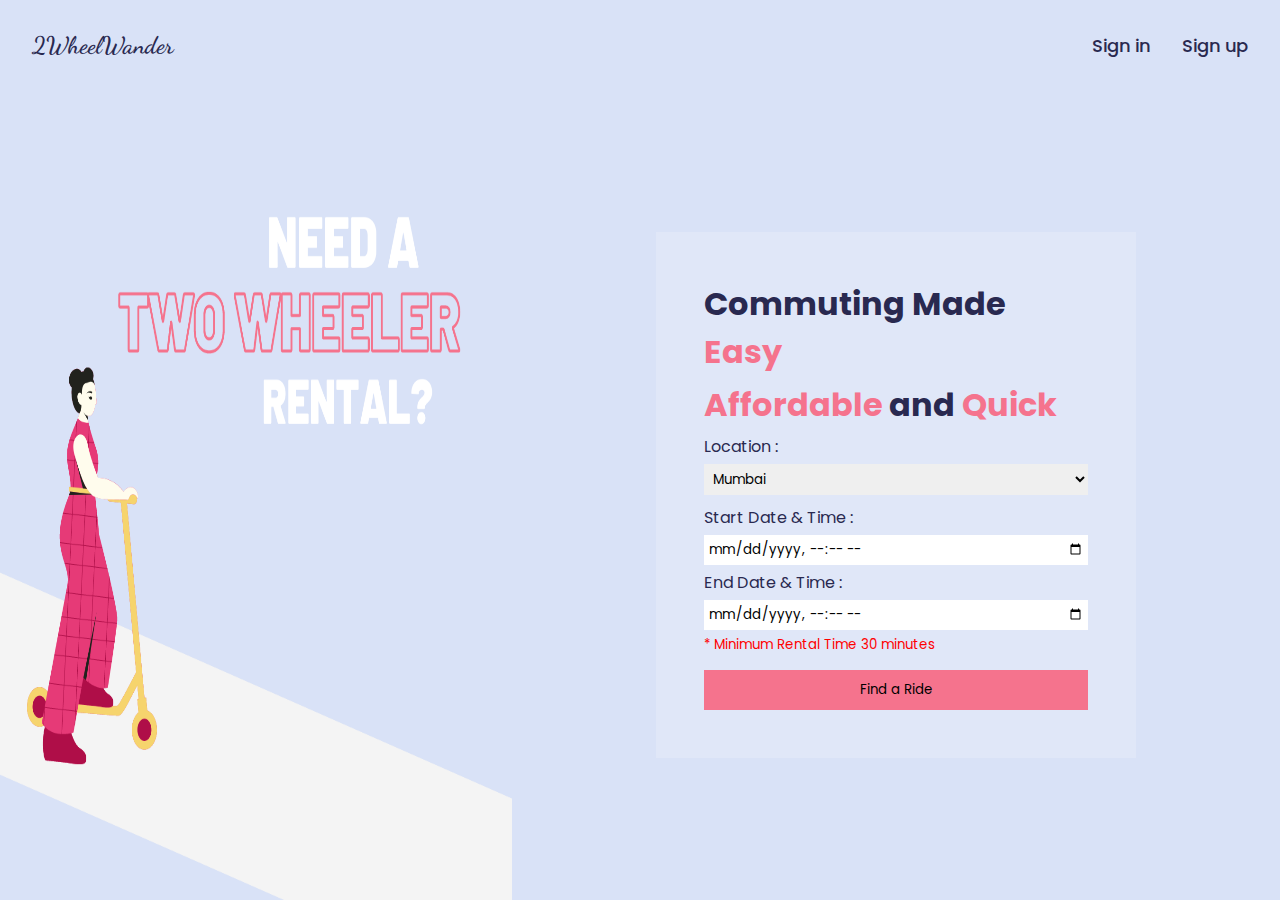
<file: index.html>
<!DOCTYPE html>
<html lang="en">
  <head>
    <meta charset="UTF-8" />
    <meta name="viewport" content="width=device-width, initial-scale=1.0" />
    <title>2WW</title>
    <link rel="stylesheet" href="./css/navbar.css"></link>
    <link rel="stylesheet" href="./css/index.css"></link>

  </head>
  <body>
    <nav class="navbar-container">
      <div class="nav-logo"><a href="./index.html">2WheelWander</a></div>
      <ul class="nav-options-container loggedOut-navbar-options" >
      <li class="nav-options"> <a href="./signIn.html "  target="_top" class="nav-links">Sign in</a> </li>
      <li class="nav-options"> <a href="./signUp.html "  target="_top" class="nav-links">Sign up</a> </li>
      </ul>

      <ul class="nav-options-container loggedIn-navbar-options ">
        <li class="nav-options "><div class="user-img-container home"><img src="./assets/images/home.png" class="user-img"></div></li>
        <div class="dropdown">
          <!-- <button class="dropbtn">Dropdown</button> -->
          <li class="nav-options "><div class="user-img-container"><img src="./assets/images/user2.png" class="user-img"></div></li>
          <div class="dropdown-user-content">
            <a href="./userProfile.html">View Profile</a>
            <a href="#"  id = "logOut-link">Logout</a>
            
          </div>
        </div>
       
       
       
      </ul>
      <ul class="nav-options-container loggedIn-navbar-options admin">
        <li class="nav-options "><div class="user-img-container home"><img src="./assets/images/home.png" class="user-img"></div></li>
        <div class="dropdown">
        
          <li class="nav-options "><div class="user-img-container"><img src="./assets/images/user2.png" class="user-img"></div></li>
          <div class="dropdown-content dropdown-content-user">
            <a href="./userProfile.html">View Profile</a>
            <a href="#"  id = "logOut-link">Log Out</a>
            
          </div>
        </div>
       
       
        <div class="dropdown">
          <!-- <button class="dropbtn">Dropdown</button> -->
          <li class="admin-option "><button>Admin Control</button></li>
          <div class="dropdown-content">
            <a href="./manageVehicles.html">Manage Vehicles</a>
            <a href="./analytics.html">Statistics</a>
            
          </div>
        </div>
      </ul>
      </div> 
      
    </nav>    


    <section class="home-container">
      <div class="img-container">
        <img src="./assets/images/homePageRental.png" class="image">
      </div>
      <div class="dateTimepicker-container">
      
        <form  class="form-container" onsubmit="validateAndRedirect(event); return false;" >
          <h1>Commuting Made <span>Easy</span></h1>
          <h1><span>Affordable</span> and <span>Quick</span></h1>
         <label for="location">Location :</label>
       <select class="locationSelect" name="locationSelect">

       </select>
        <div></div>
         <label for="start-date">Start Date & Time :</label>
         <input type = "datetime-local" name="start-date" id="start-date"/>
         <label for="end-date">End Date & Time :</label>
       
         <input type = "datetime-local" name="end-date" id="end-date"/>
         <small style="color: red;">* Minimum Rental Time 30 minutes</small>
         <button type="submit" >Find a Ride </button>
        </form>
      </div>
      <div id="datesValidation-snackbar"></div>
    </section>
    <script>
      function validateAndRedirect(event) {
  event.preventDefault();
  // Get form elements
  const locationSelect = document.querySelector('.locationSelect');
  const startDateInput = document.getElementById('start-date');
  const endDateInput = document.getElementById('end-date');

  // Validate location
  if (locationSelect.value === '') {
    // alert('Please select a city');
    showSnackbar('Please select a city');
    return false;
  }

  // Validate if dates are empty
  if (startDateInput.value === '' || endDateInput.value === '') {
    showSnackbar('Please select a valid date range',2000);
    return false;
  }

  // Validate date and time
  const startDate = new Date(startDateInput.value);
  const endDate = new Date(endDateInput.value);

  // Validate if start date is in the past
  const bufferTime = 1 * 60 * 1000; // 1 minute in milliseconds

if (startDate < new Date() - bufferTime || endDate < new Date() - bufferTime) {
 showSnackbar("Dates must not be  in the past",2000);
 return false;
}

  // Validate if end date is at least 30 mins ahead of start date
  const minDifference = 1 * 30 * 60  * 1000; // 1 hour in milliseconds

  if(endDate<startDate){
    showSnackbar('Enter Valid Dates',2000)
    return false;
  }
 else if (endDate - startDate < minDifference) {
    showSnackbar('Minimum duration between start and end date should be 30mins',2000);
    return false;
  }

  // Construct the URL for redirection
  const redirectURL = `http://127.0.0.1:5500/bookingPage.html?locationSelect=${encodeURIComponent(locationSelect.value)}&start-date=${encodeURIComponent(startDateInput.value)}&end-date=${encodeURIComponent(endDateInput.value)}`;

  // Redirect to the new URL
  window.location.replace(redirectURL);
}
    </script>
    <script src="./scripts/navbar.js"></script>
    <script src="./locations.js"></script>
    <script src="./scripts/index.js"></script>
  </body>
</html>
</file>
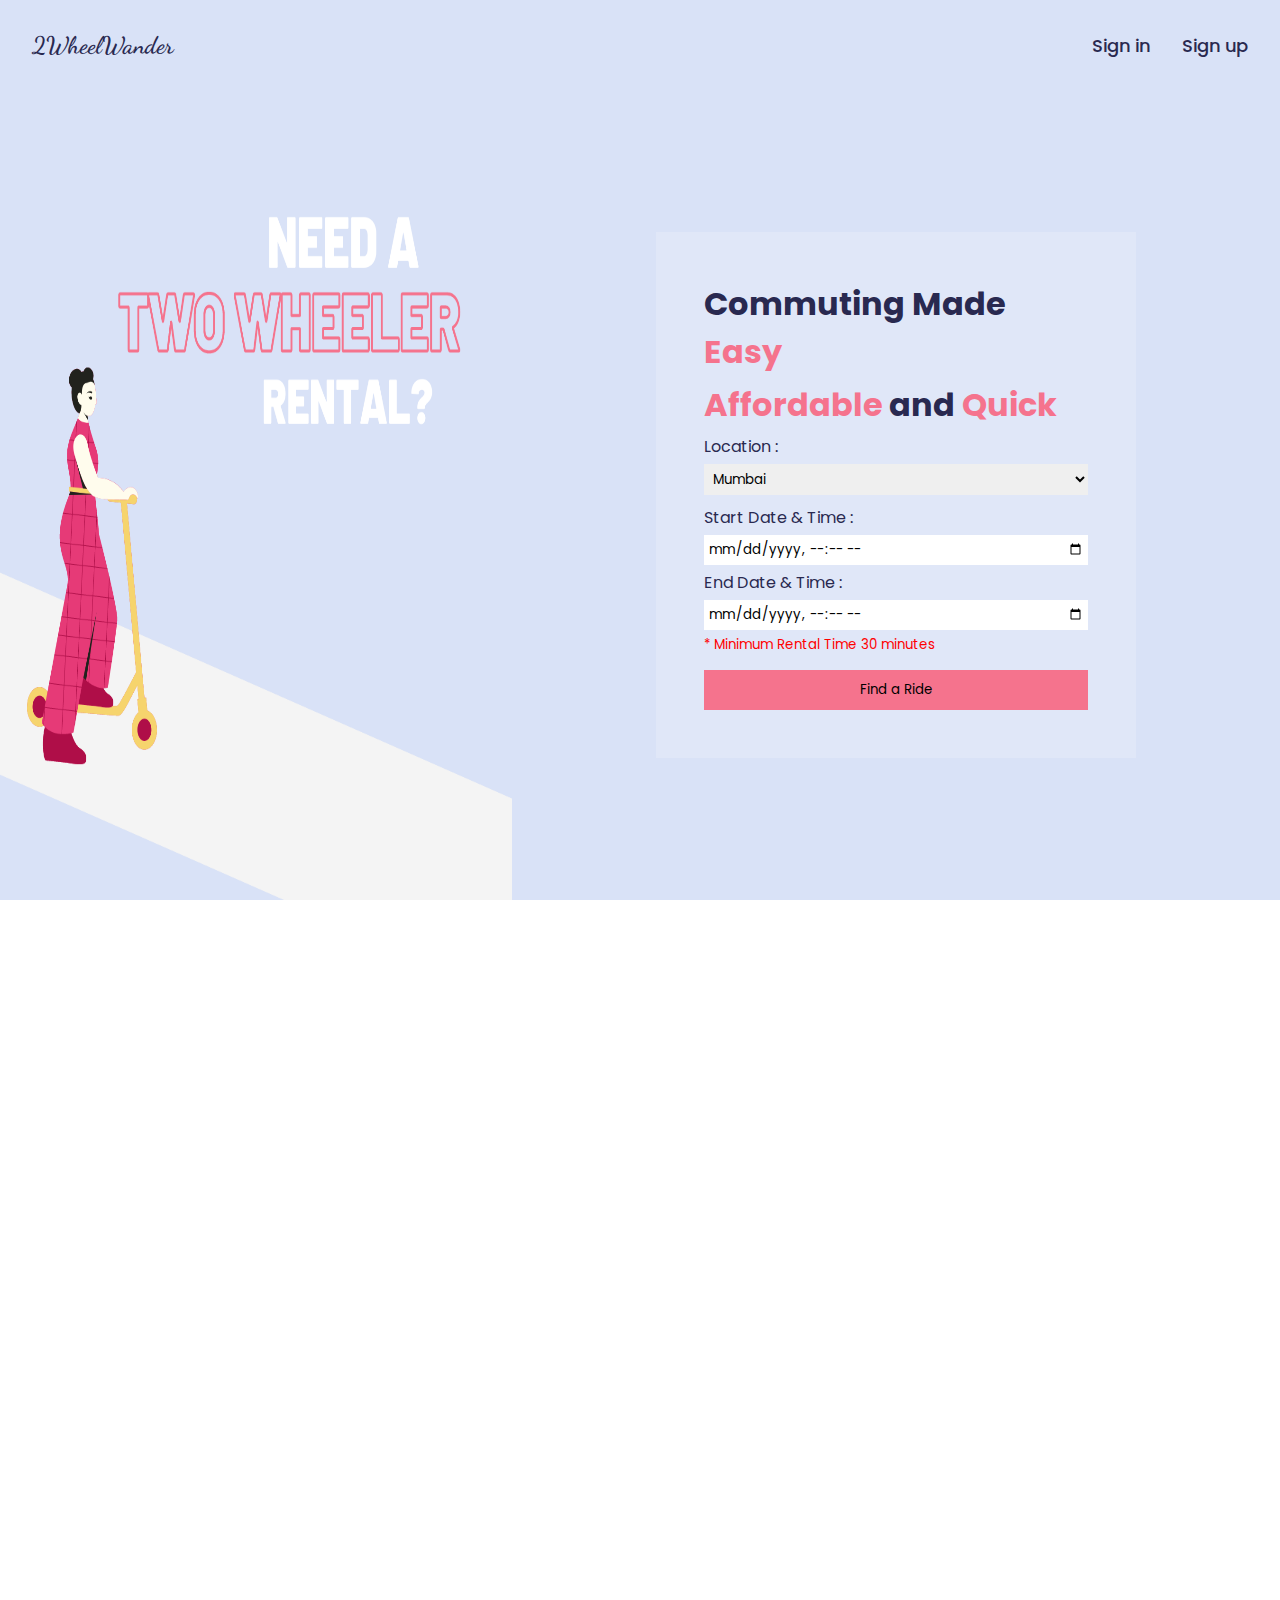
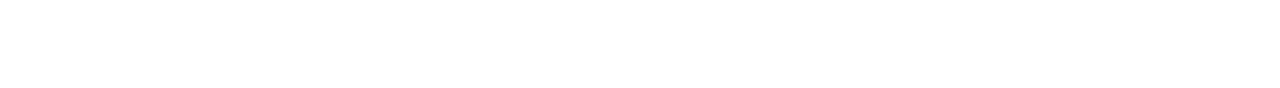
<file: manageVehicles.html>
<!DOCTYPE html>
<html lang="en">
<head>
  <meta charset="UTF-8">
  <meta name="viewport" content="width=device-width, initial-scale=1.0">
  <title>2WW</title>
  <link rel="stylesheet" href="css/navbar.css"/>
  <link rel="stylesheet" href="css/manageVehicles.css"/>
 

</head>
<body>
  <nav class="navbar-container">
    <div class="nav-logo"><a href="./index.html">2WheelWander</a></div>
    <ul class="nav-options-container loggedOut-navbar-options" >
    <li class="nav-options"> <a href="./signIn.html "  target="_top" class="nav-links">Sign in</a> </li>
    <li class="nav-options"> <a href="./signUp.html "  target="_top" class="nav-links">Sign up</a> </li>
    </ul>

    <ul class="nav-options-container loggedIn-navbar-options">
      <li class="nav-options "><div class="user-img-container home"><img src="./assets/images/home.png" class="user-img"></div></li>
      <div class="dropdown">
        <!-- <button class="dropbtn">Dropdown</button> -->
        <li class="nav-options "><div class="user-img-container "><img src="./assets/images/user2.png" class="user-img"></div></li>
        <div class="dropdown-user-content">
          <a href="./userProfile.html">View Profile</a>
          <a href="#"  id = "logOut-link">Logout</a>
          
        </div>
      </div>
     
     
     
    </ul>
    <ul class="nav-options-container loggedIn-navbar-options admin">
      <li class="nav-options "><div class="user-img-container home"><img src="./assets/images/home.png" class="user-img"></div></li>
      <div class="dropdown">
      
        <li class="nav-options "><div class="user-img-container"><img src="./assets/images/user2.png" class="user-img"></div></li>
        <div class="dropdown-content dropdown-content-user">
          <a href="./userProfile.html">View Profile</a>
          <a href="#" id = "logOut-link">Log Out</a>
          
        </div>
      </div>
     
     
      <div class="dropdown">
        <!-- <button class="dropbtn">Dropdown</button> -->
        <li class="admin-option "><button>Admin Control</button></li>
        <div class="dropdown-content">
          <a href="./manageVehicles.html">Manage Vehicles</a>
          <a href="./analytics.html">Statistics</a>
          
        </div>
      </div>
    </ul>
    </div> 
    
  </nav>    

  <section class="vehicles-section">
  <div class="add-vehicles-container">
    <h1>Manage Vehicles</h1>
    <div class="addUser-container">
      <dialog id="vehicleForm-dialog">
        <form class="vehicle-form-container-main">
          <h2>Welcome to <span>2WheelWander</span></h2>
         
          <div class="input-field-vehicle">
            <label for="vname">Vehicle Type :</label>
            <p>
              <input type="radio" id="bike" name="radio-group" value="bike" required>
              <label for="test1">Bike</label>
            </p>
            <p>
              <input type="radio" id="scooter" name="radio-group" value="scooter" required>
              <label for="test2">Scooter</label>
            </p>
            
           
          </div>
          <div class="input-field">
            <label for="vbrand">Vehicle Brand :</label>
            <input type="text" name="vbrand" id="vbrand" required />
         
          </div>
          <div class="input-field">
            <label for="vnum">Vehicle Model :</label>
            <input type="text" name="vmodel" id="vmodel" />
          
          </div>
          <div class="input-field">
            <label for="vnum">Vehicle Number :</label>
             <input type="text" name="vnum" id="vnum" />
          
          </div>
          <div class="input-field" >
            <label for="vimg">Vehicle Image :</label>
            <input type="file" name="vimg" id="vimg"  accept=".jpg,.png " required/>
           
          </div>
          <div class="input-field">
            <label for="location">Location :</label>
            <select class="locationSelect" required>
             <option value="">Select city</option>
            </select>
           
          </div>
          <div class="input-field">
            <label for="price">Price per hour :</label>
            <input type="text" name="price" id="price" required />
          
          </div>
  
          <div class="input-field">
            <label for="nightPrice">Price (10pm - 6am) :</label>
            <input type="text" name="nightPrice" id="nightPrice" required />
           
          </div>
  
          
         
          <div class="form-btn-container">
            <button  type="submit" class="submit-btn-form">Add Vehicle</button>
            <button  class="closeForm-btn">Close</button>
            
          </div>
        </form>
        
      </dialog>
      <div id="snackbar">Vehicle added successfully</div>
      
      <button class="addVehicle-btn"> Add Vehicle</button>
    </div>
  </div>
  <div class="displayBikes-container">
    <div class = "control">
      <div class="search-params">
        <div class="input">
          <label for = "search">Search Model: </label>
          <input type="text" name="search" id="searchByName">
        </div>
        <!-- <div class="input">
          <label>Sort: <label>
          <select search="true" id="sort">
            <option value="HighToLowPrice">Highest To Lowest Price<option>
            <option value = "LowToHighPrice">Lowest To Highest Price<option>
          </select>
        </div> -->
      </div>
      <div class="displayBikes">
        <table>
          <thead>
            
            <th>Brand</th>
            <th>Model</th>
            <th>Type</th>
            <th>Location</th>
            <th>DayPrice</th>
            <th>Price(10pm-6am)</th>
   
            <th>Image</th>
            <th>Actions</th>
          </thead>
          <tbody></tbody>
        </table>
        <div id="paginationWrapper">
          <div class="input">
            <label for = "itemPerPage">Items Per Page : </label>
            <input type="number" name="itemPerPage" id="itemPerPage" value = 10>
            <span id="item-per-page-warning"></span>
          </div>
          <div class="input">
            Page no
            <span id="pageNo">1</span>
            <span> of </span>
            <span id="totalPages"></span>
          </div>
          <button id="prevPage">Prev</button>
          <button id="nextPage">Next</button>
        </div>
      </div>
      
  </div>
  <dialog  id="displayBooking-dialog" class="displayBooking-dialog"></dialog>
  </section>
  <div id="snackbar-displaypage"></div>
  
  <script src="./scripts/navbar.js"></script> 
  <script src="./scripts/manageVehicles.js"></script>
  <script src="./scripts/displayVehicles.js"></script>
  <script src="./scripts/displayVehiclesDropdown.js"></script>
</body>
</html>
</file>
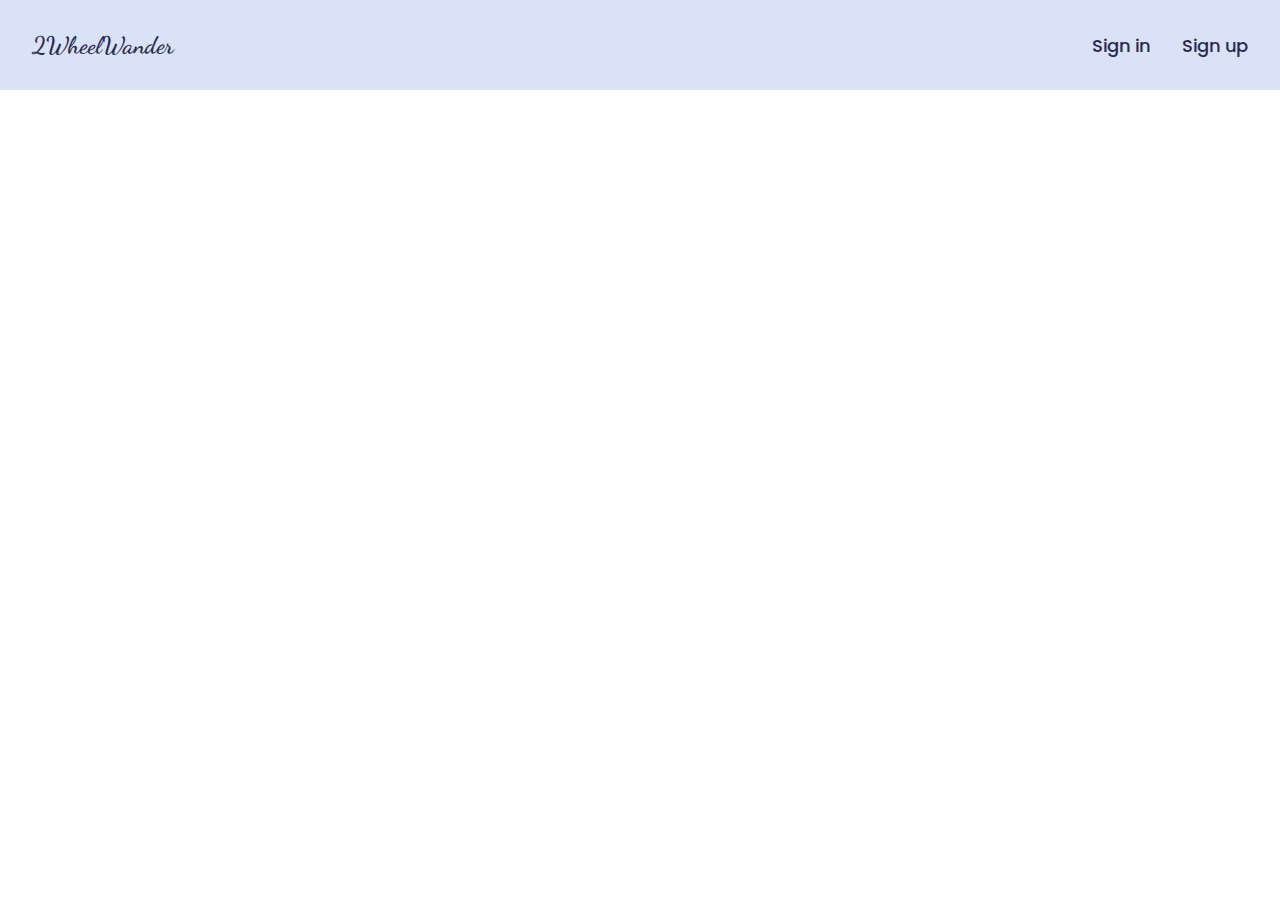
<file: navbar.html>
<!DOCTYPE html>
<html lang="en">
  <head>
    <meta charset="UTF-8" />
    <meta name="viewport" content="width=device-width, initial-scale=1.0" />
    <title>2WheelWander</title>
    <link rel="stylesheet" href="./css/navbar.css"></link>
  </head>
  <body>
    <nav class="navbar-container">
      <div class="nav-logo"><a href="./index.html">2WheelWander</a></div>
      <ul class="nav-options-container loggedOut-navbar-options" >
      <li class="nav-options"> <a href="./signIn.html "  target="_top" class="nav-links">Sign in</a> </li>
      <li class="nav-options"> <a href="./signUp.html "  target="_top" class="nav-links">Sign up</a> </li>
      </ul>

      <ul class="nav-options-container loggedIn-navbar-options">
        <li class="nav-options "><div class="user-img-container"><img src="./assets/images/home.png" class="user-img"></div></li>
        <div class="dropdown">
          <!-- <button class="dropbtn">Dropdown</button> -->
          <li class="nav-options "><div class="user-img-container"><img src="./assets/images/user2.png" class="user-img"></div></li>
          <div class="dropdown-user-content">
            <a href="#">View Profile</a>
            <a href="#"  id = "logOut-link">Logout</a>
            
          </div>
        </div>
       
       
       
      </ul>
      <ul class="nav-options-container loggedIn-navbar-options admin">
        <li class="nav-options "><div class="user-img-container"><img src="./assets/images/home.png" class="user-img"></div></li>
        <div class="dropdown">
        
          <li class="nav-options "><div class="user-img-container"><img src="./assets/images/user2.png" class="user-img"></div></li>
          <div class="dropdown-content dropdown-content-user">
            <a href="#">View Profile</a>
            <a href="#"  id = "logOut-link">Log Out</a>
            
          </div>
        </div>
       
       
        <div class="dropdown">
          <!-- <button class="dropbtn">Dropdown</button> -->
          <li class="admin-option "><button>Admin Control</button></li>
          <div class="dropdown-content">
            <a href="#">Manage Vehicles</a>
            <a href="#">Statistics</a>
            
          </div>
        </div>
      </ul>
      </div> 
      
    </nav>    

    <script src="./scripts/navbar.js"></script>
  </body>
</html>
</file>
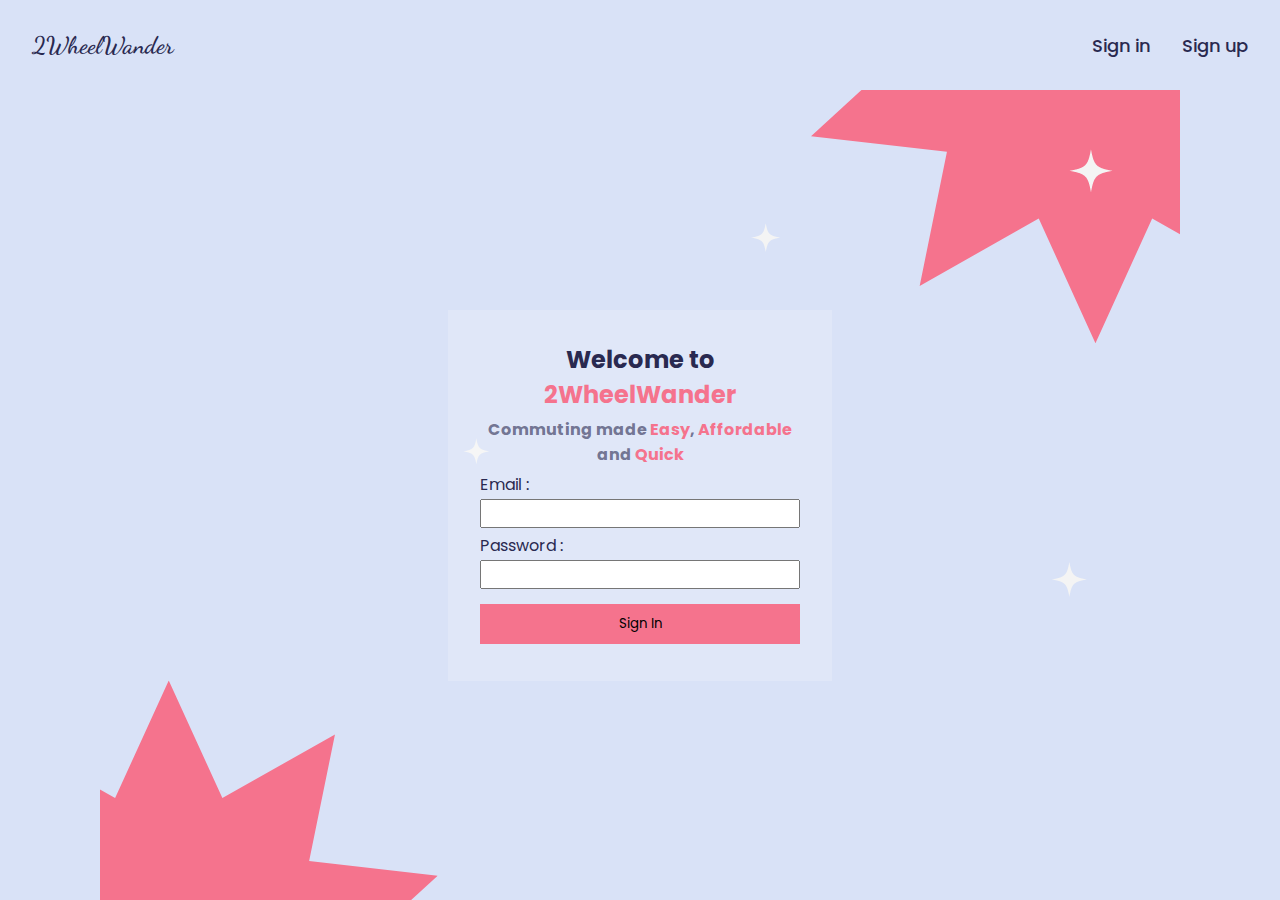
<file: signIn.html>
<!DOCTYPE html>
<html lang="en">
  <head>
    <meta charset="UTF-8" />
    <meta name="viewport" content="width=device-width, initial-scale=1.0" />
    <title>2WW</title>
    <link rel="stylesheet" href="./css/navbar.css"></link>
    
    <link rel="stylesheet" href="./css/signIn.css"></link>

  </head>
  <body>
    <nav class="navbar-container">
      <div class="nav-logo"><a href="./index.html">2WheelWander</a></div>
      <ul class="nav-options-container loggedOut-navbar-options" >
      <li class="nav-options"> <a href="./signIn.html "  target="_top" class="nav-links">Sign in</a> </li>
      <li class="nav-options"> <a href="./signUp.html "  target="_top" class="nav-links">Sign up</a> </li>
      </ul>

      <ul class="nav-options-container loggedIn-navbar-options">
        <li class="nav-options "><div class="user-img-container home"><img src="./assets/images/home.png" class="user-img"></div></li>
        <div class="dropdown">
          <!-- <button class="dropbtn">Dropdown</button> -->
          <li class="nav-options "><div class="user-img-container"><img src="./assets/images/user2.png" class="user-img"></div></li>
          <div class="dropdown-user-content">
            <a href="#">View Profile</a>
            <a href="#"  id = "logOut-link">Logout</a>
            
          </div>
        </div>
       
       
       
      </ul>
      <ul class="nav-options-container loggedIn-navbar-options admin">
        <li class="nav-options "><div class="user-img-container home"><img src="./assets/images/home.png" class="user-img"></div></li>
        <div class="dropdown">
        
          <li class="nav-options "><div class="user-img-container"><img src="./assets/images/user2.png" class="user-img"></div></li>
          <div class="dropdown-content dropdown-content-user">
            <a href="#">View Profile</a>
            <a href="#"  id = "logOut-link">Log Out</a>
            
          </div>
        </div>
       
       
        <div class="dropdown">
          <!-- <button class="dropbtn">Dropdown</button> -->
          <li class="admin-option "><button>Admin Control</button></li>
          <div class="dropdown-content">
            <a href="#">Manage Vehicles</a>
            <a href="#">Statistics</a>
            
          </div>
        </div>
      </ul>
      </div> 
      
    </nav>    
    <section class="signIn-container">
    
      
        <form  class="signIn-form">
          <h2>Welcome to <span>2WheelWander</span></h2>
          <h4>Commuting made <span>Easy</span>, <span>Affordable</span> and <span>Quick</span></h4>
          <div class="input-field">
            <label for="email">Email :</label>
            <input type="text" name="email" id="email" required />
           
          </div>
  
          <div class="input-field">
            <label for="password">Password :</label>
            <input type="password" name="password" id="password" required />
           
          </div>
          <button type="submit" id="signIn-btn">Sign In</button>
          <div class="error"></div>
        </form>
     
    </section>
    <script src="./scripts/navbar.js"></script>
    <script src="./scripts/signIn.js"></script>
    
   
  </body>
</html>
</file>
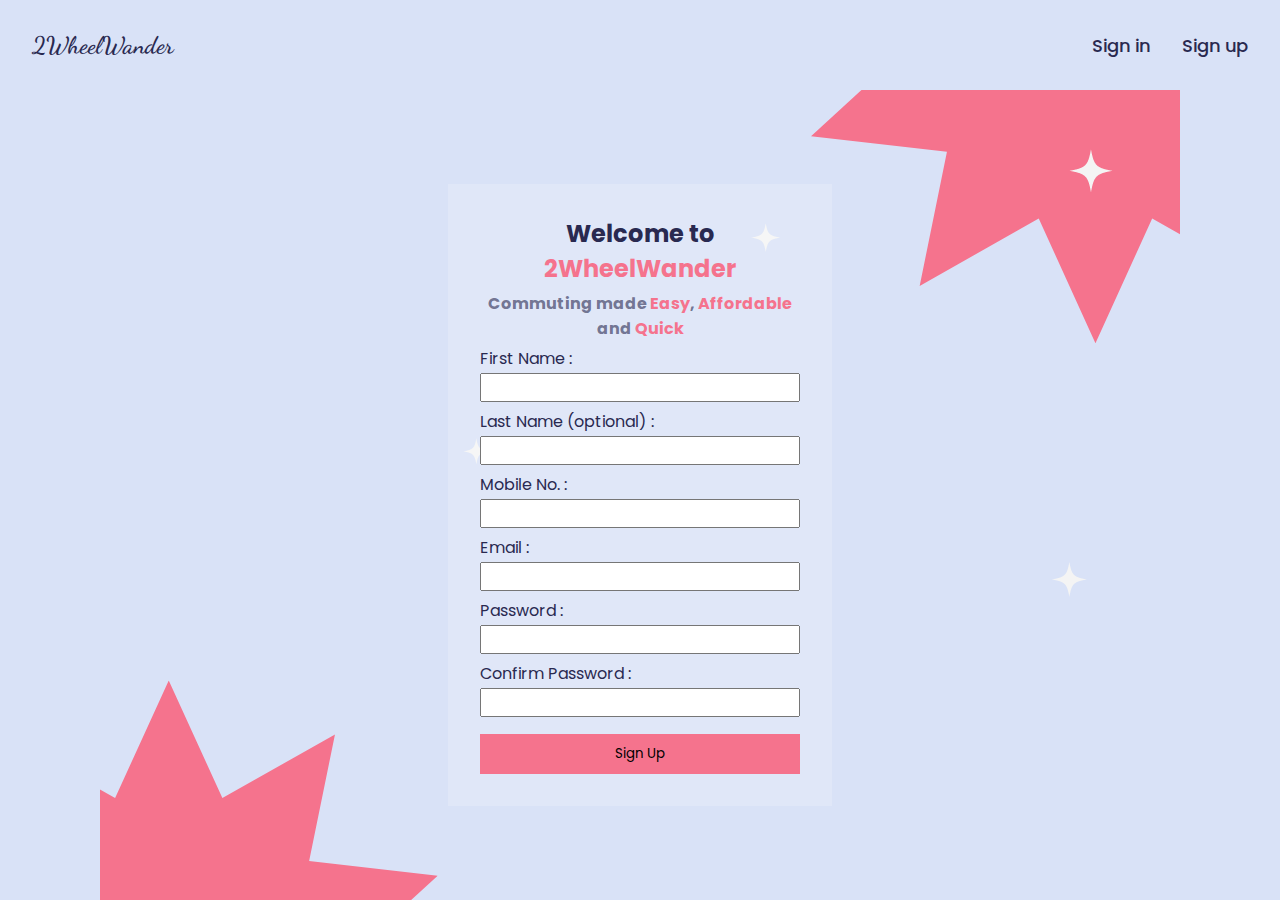
<file: signUp.html>
<!DOCTYPE html>
<html lang="en">
  <head>
    <meta charset="UTF-8" />
    <meta name="viewport" content="width=device-width, initial-scale=1.0" />
    <title>2WW</title>
    <link rel="stylesheet" href="./css/navbar.css" />
    <link rel="stylesheet" href="./css/signUp.css" />
  </head>
  <body>
    <nav class="navbar-container">
      <div class="nav-logo"><a href="./index.html">2WheelWander</a></div>
      <ul class="nav-options-container loggedOut-navbar-options " >
      <li class="nav-options"> <a href="./signIn.html "  target="_top" class="nav-links">Sign in</a> </li>
      <li class="nav-options"> <a href="./signUp.html "  target="_top" class="nav-links">Sign up</a> </li>
      </ul>

      <ul class="nav-options-container loggedIn-navbar-options home">
        <li class="nav-options "><div class="user-img-container"><img src="./assets/images/home.png" class="user-img"></div></li>
        <div class="dropdown">
          <!-- <button class="dropbtn">Dropdown</button> -->
          <li class="nav-options "><div class="user-img-container home"><img src="./assets/images/user2.png" class="user-img"></div></li>
          <div class="dropdown-user-content">
            <a href="#">View Profile</a>
            <a href="#"  id = "logOut-link">Logout</a>
            
          </div>
        </div>
       
       
       
      </ul>
      <ul class="nav-options-container loggedIn-navbar-options admin">
        <li class="nav-options "><div class="user-img-container"><img src="./assets/images/home.png" class="user-img"></div></li>
        <div class="dropdown">
        
          <li class="nav-options "><div class="user-img-container"><img src="./assets/images/user2.png" class="user-img"></div></li>
          <div class="dropdown-content dropdown-content-user">
            <a href="#">View Profile</a>
            <a href="#"  id = "logOut-link">Log Out</a>
            
          </div>
        </div>
       
       
        <div class="dropdown">
          <!-- <button class="dropbtn">Dropdown</button> -->
          <li class="admin-option "><button>Admin Control</button></li>
          <div class="dropdown-content">
            <a href="#">Manage Vehicles</a>
            <a href="#">Statistics</a>
            
          </div>
        </div>
      </ul>
      </div> 
      
    </nav>    
    <section class="signUp-container">
      <!-- <div class="img-container">
        <img src="./assets/images/homePageRental.png" class="image">
      </div> -->

      <form class="signUp-form-container signUp-form">
        <h2>Welcome to <span>2WheelWander</span></h2>
        <h4>
          Commuting made <span>Easy</span>, <span>Affordable</span> and
          <span>Quick</span>
        </h4>
        <div class="input-field">
          <label for="fname">First Name :</label>
          <input type="text" name="fname" id="fname" required />
          <div class="error"></div>
        </div>

        <div class="input-field">
          <label for="lname">Last Name (optional) :</label>
          <input type="text" name="lname" id="lname" />
          <div class="error"></div>
        </div>
        <div class="input-field">
          <label for="mnum">Mobile No. :</label>
          <input type="text" name="mnum" id="mnum" required />
          <div class="error"></div>
        </div>

        <div class="input-field">
          <label for="email">Email :</label>
          <input type="text" name="email" id="email" required />
          <div class="error"></div>
        </div>

        <div class="input-field">
          <label for="password">Password :</label>
          <input type="password" name="password" id="password" required />
          <div class="error"></div>
        </div>

        <div class="input-field">
          <label for="confirm-pass">Confirm Password :</label>
          <input
            type="password"
            name="confirm-pass"
            id="confirm-pass"
            required
          />
          <div class="error"></div>
        </div>

        <button type="submit" class="submit-btn">Sign Up</button>
      </form>
      <div id="snackbar">User created successfully</div>
    </section>
    <script src="./scripts/navbar.js"></script>
    <script src="./scripts/signUp.js"></script>
  </body>
</html>
</file>
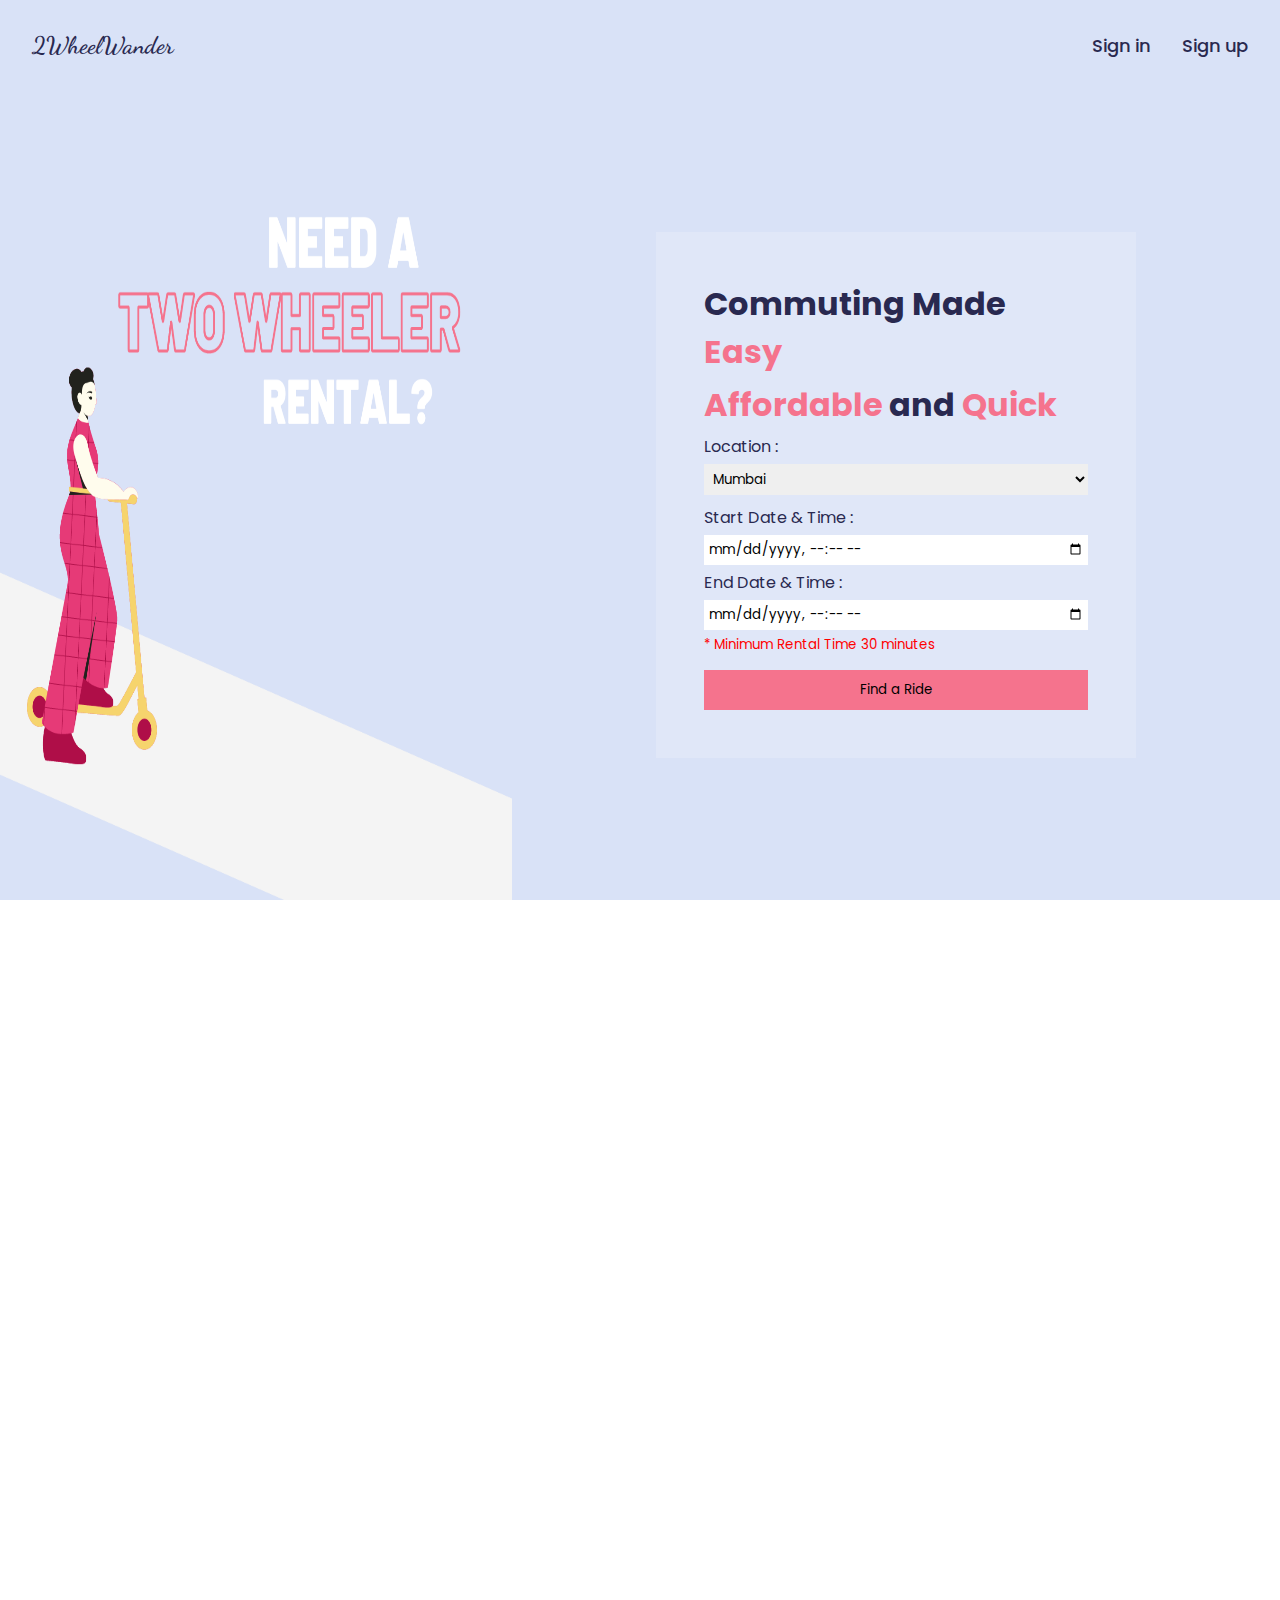
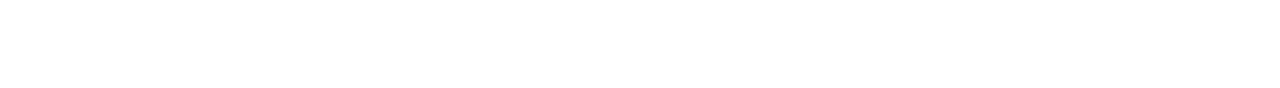
<file: userProfile.html>
<!DOCTYPE html>
<html lang="en">
<head>
  <meta charset="UTF-8">
  <meta name="viewport" content="width=device-width, initial-scale=1.0">
  <title>2WW</title>
  <link rel="stylesheet" href="./css/navbar.css"></link>
  <link rel="stylesheet" href="./css/userProfile.css"></link>
</head>
<body>
  <nav class="navbar-container">
    <div class="nav-logo"><a href="./index.html">2WheelWander</a></div>
    <ul class="nav-options-container loggedOut-navbar-options" >
    <li class="nav-options"> <a href="./signIn.html "  target="_top" class="nav-links">Sign in</a> </li>
    <li class="nav-options"> <a href="./signUp.html "  target="_top" class="nav-links">Sign up</a> </li>
    </ul>

    <ul class="nav-options-container loggedIn-navbar-options">
      <li class="nav-options "><div class="user-img-container home"><img src="./assets/images/home.png" class="user-img"></div></li>
      <div class="dropdown">
        <!-- <button class="dropbtn">Dropdown</button> -->
        <li class="nav-options "><div class="user-img-container"><img src="./assets/images/user2.png" class="user-img"></div></li>
        <div class="dropdown-user-content">
          <a href="./userProfile.html">View Profile</a>
          <a href="#"  id = "logOut-link">Logout</a>
          
        </div>
      </div>
     
     
     
    </ul>
    <ul class="nav-options-container loggedIn-navbar-options admin">
      <li class="nav-options "><div class="user-img-container home"><img src="./assets/images/home.png" class="user-img"></div></li>
      <div class="dropdown">
      
        <li class="nav-options "><div class="user-img-container"><img src="./assets/images/user2.png" class="user-img"></div></li>
        <div class="dropdown-content dropdown-content-user">
          <a href="./userProfile.html">View Profile</a>
          <a href="#" id = "logOut-link">Log Out</a>
          
        </div>
      </div>
     
     
      <div class="dropdown">
        <!-- <button class="dropbtn">Dropdown</button> -->
        <li class="admin-option "><button>Admin Control</button></li>
        <div class="dropdown-content">
          <a href="./manageVehicles.html">Manage Vehicles</a>
          <a href="./analytics.html">Statistics</a>
          
        </div>
      </div>
    </ul>
    </div> 
    
  </nav>    

  <section class="home-container">
    <div class="profileLeft-container">
      <!-- <img src="./assets/images/profileBG.png" class="image"> -->
      <div  class="profile-container">
        
        <div class="details">
          <h1>Profile Details </h1>
        </div>
        <button class="change-password">Change Password</button>
        <dialog  id="changePass-dialog" >
          <form class="pass-container">
             
            <div class="input-field">
              <label for="curr-pass">Current Password :</label>
              <input type="password" name="curr-pass" id="curr-pass" required />
              <div class="error"></div>
            </div>
            <div class="input-field">
              <label for="new-pass">New Password :</label>
              <input type="password" name="new-pass" id="new-pass" required />
              <div class="error"></div>
            </div>
            <div class="input-field">
              <label for="confirm-new-pass">Confirm New Password :</label>
              <input type="password" name="confirm-new-pass" id="confirm-new-pass" required />
              <div class="error"></div>
            </div>
         
          <div class="btn-container-2"> <button class="pass-change">Confirm</button>
            <button class="pass-cancel">Cancel</button></div>
            </form>
         
        </dialog>
        <div id = 'passChange-snackbar'></div>
      </div>
    </div>
    <div class="profileInfo-container">
      <div  class="order-container">
        <h1>ORDER HISTORY </h1>
        <div>Ongoing orders
          <table >
            <thead>
              
              <th>Vehicle Model</th>
              <th>Type</th>
              <th>Location</th>
              <th>Start Date </th>
              <th>End Date</th>
              <th>Image</th>
              <th>Status</th>
            </thead>
            <tbody class="ongoing-table"></tbody>
          </table>
        </div>

        <div>Active orders
          <table>
            <thead>
              
              <th>Vehicle Model</th>
              <th>Type</th>
              <th>Location</th>
              <th>Start Date </th>
              <th>End Date</th>
              <th>Image</th>
              <th>Status</th>
            </thead>
            <tbody class="active-table"></tbody>
            <dialog id="cancel-confirm-dialog"></dialog>
          </table>
        </div>
        <div>Passive orders
          <table>
            <thead>
              
              <th>Vehicle Model</th>
              <th>Type</th>
              <th>Location</th>
              <th>Start Date </th>
              <th>End Date</th>
              <th>Image</th>
              <th>Status</th>
            </thead>
            <tbody class="passive-table"></tbody>
          </table>
        </div>
        
      </div>
     
    </div>
  </section>
 
  <script src="./scripts/navbar.js"></script>
  <script src="./scripts/userProfile.js"></script>
 
  
</body>
</html>
</file>
<file: css/navbar.css>
@import url("https://fonts.googleapis.com/css2?family=Poppins&display=swap");
@import url("https://fonts.googleapis.com/css2?family=Dancing+Script&display=swap");
* {
  margin: 0;
  padding: 0;
}

.navbar-container {
  width: 100%;
  height: 10vh;

  /* background-color: pink; */
  display: flex;
  justify-content: space-between;
  align-items: center;
  background-color: #d9e2f7;
}

.nav-logo {
  width: 20%;
  font-size: x-large;
  padding: 1rem 2rem;
  font-family: "Dancing Script", cursive;
  font-weight: 600;
}
.nav-logo a {
  text-decoration: none;
  color: #292950;
}

.nav-options-container {
  list-style: none;
  width: 80%;
  display: flex;
  justify-content: flex-end;
  padding: 1rem 2rem;
  font-size: large;
  gap: 2rem;
  color: #292950;
  font-family: "Poppins", sans-serif;
  font-weight: 500;
  align-items: center;
}
.nav-links {
  text-decoration: none;
  color: #292950;
}
.nav-links:hover {
  text-decoration: underline;
}

.user-img-container {
  height: 1.5rem;
  width: 2rem;
  padding-right: 1rem;
  cursor: pointer;
}

.user-img {
  object-fit: contain;
  height: 100%;
  width: 100%;
}
.dropdown-user-content {
  display: none;
  position: absolute;
  background-color: #ddd;
  width: 120px;
  box-shadow: 0px 8px 16px 0px rgba(0, 0, 0, 0.2);
  z-index: 1;
  right: 1.5rem;
}
.user-dropdown {
  position: relative;
  display: inline-flex;
}
.dropdown-user-content a {
  padding: 16px 12px;
  text-decoration: none;
  display: flex;
  flex-direction: column;
  font-size: small;
  font-family: "Poppins", sans-serif;
}

.dropdown-user-content a:hover {
  background-color: rgba(255, 255, 255, 0.625);
}
.dropdown:hover .dropdown-user-content {
  display: flex;
  flex-direction: column;
}
#logOut-link{
  background-color: #292950;
  color: white;
}
#logOut-link:hover{
  cursor: pointer;
  background-color: #f5738dab;
}
.admin-option {
  padding: 2px;
}
.admin-option button {
  /* margin-top: 10px; */
  padding: 10px;
  /* background-color: #f5738d; */
  background-color: #d9e2f7;
  border: none;
  font-family: "Poppins", sans-serif;
  cursor: pointer;
  /* border-radius: 10px; */
  border: 1px solid #292950;
}
.admin-option button:hover {
  background-color: #f5738d3c;
}

.dropdown {
  position: relative;
  display: inline-block;
}
.dropdown-content {
  display: none;
  position: absolute;
  background-color: #ddd;
  min-width: 120px;
  box-shadow: 0px 8px 16px 0px rgba(0, 0, 0, 0.2);
  z-index: 1;
}
.dropdown-content-user {
  right: 0.5rem;
}
.dropdown-content a {
  padding: 16px 16px;
  text-decoration: none;
  display: block;
  font-size: small;
  font-family: "Poppins", sans-serif;
}

.dropdown-content a:hover {
  background-color: rgba(255, 255, 255, 0.625);
}
.dropdown:hover .dropdown-content {
  display: block;
}
/* .dropdown:hover .dropbtn {background-color: #3e8e41; */
</file>
<file: css/index.css>
@import url("https://fonts.googleapis.com/css2?family=Poppins&display=swap");
@import url("https://fonts.googleapis.com/css2?family=Dancing+Script&display=swap");

.home-container {
  display: flex;
}
.img-container {
  height: 90vh;
  width: 40%;
}
.img-container img {
  height: 100%;
  width: 100%;
  object-fit: fill;
}
.dateTimepicker-container {
  width: 60%;
  height: 90vh;
  display: flex;
  flex-direction: column;
  background-color: #d9e2f7;
}

.form-container {
  background-color: rgba(255, 255, 255, 0.182);
  margin: auto;
  /* height: 50%; */
  width: 50%;
  display: flex;
  flex-direction: column;
  gap: 5px;
  padding: 3rem;
  font-family: "Poppins", sans-serif;
  color: #292950;
}
.form-container h1 span {
  color: #f5738d;
}
.form-container select {
  padding: 5px;
  border: none;
  font-family: "Poppins", sans-serif;
}
.form-container input {
  padding: 4px;
  border: none;
  font-family: "Poppins", sans-serif;
  font-size: smaller;
}
.form-container button {
  padding: 10px;
  background-color: #f5738d;
  border: none;
  font-family: "Poppins", sans-serif;

  margin-top: 10px;
}
.form-container button:hover {
  background-color: #f5738d8d;
  cursor: pointer;
}

/* snackbar */
#datesValidation-snackbar {
  visibility: hidden; /* Hidden by default. Visible on click */
  min-width: 250px; /* Set a default minimum width */
  margin-left: -125px; /* Divide value of min-width by 2 */
  background-color: red; /* Black background color */
  color: #fff; /* White text color */
  text-align: center; /* Centered text */
  border-radius: 2px; /* Rounded borders */
  padding: 1rem; /* Padding */
  position: fixed; /* Sit on top of the screen */
  z-index: 1; /* Add a z-index if needed */
  left: 50%; /* Center the snackbar */
  bottom: 30px; /* 30px from the bottom */
  font-family: "Poppins", sans-serif;
}

/* Show the snackbar when clicking on a button (class added with JavaScript) */
#datesValidation-snackbar.show {
  visibility: visible; /* Show the snackbar */
  /* Add animation: Take 0.5 seconds to fade in and out the snackbar.
  However, delay the fade out process for 2.5 seconds */
  -webkit-animation: fadein 0.5s, fadeout 0.5s 2.5s;
  animation: fadein 0.5s, fadeout 0.5s 2.5s;
}

/* Animations to fade the snackbar in and out */
@-webkit-keyframes fadein {
  from {
    bottom: 0;
    opacity: 0;
  }
  to {
    bottom: 30px;
    opacity: 1;
  }
}

@keyframes fadein {
  from {
    bottom: 0;
    opacity: 0;
  }
  to {
    bottom: 30px;
    opacity: 1;
  }
}

@-webkit-keyframes fadeout {
  from {
    bottom: 30px;
    opacity: 1;
  }
  to {
    bottom: 0;
    opacity: 0;
  }
}

@keyframes fadeout {
  from {
    bottom: 30px;
    opacity: 1;
  }
  to {
    bottom: 0;
    opacity: 0;
  }
}
</file>
<file: css/manageVehicles.css>
@import url("https://fonts.googleapis.com/css2?family=Poppins&display=swap");

.vehicles-section {
 background-color: #d9e2f7;
 width: 100vw;
 height: 90vh;
}

.add-vehicles-container {
 /* width: 100vw; */
 display: flex;
 align-items: center;

 padding: 1rem 4rem;
}
.add-vehicles-container h1 {
 font-family: "Poppins", sans-serif;
 /* background-color: pink; */
 width: 30%;
 color: #f5738d;
}
.addUser-container {
 width: 70%;
 /* background-color: blue; */
 display: flex;
 justify-content: flex-end;
 padding: 0 5rem;
}
.addVehicle-btn {
 /* margin-top: 10px; */
 padding: 5px 20px;
 background-color: #2929509e;

 border: none;
 font-family: "Poppins", sans-serif;
 cursor: pointer;
 /* border-radius: 10px; */
 width: 20%;

 color: white;
}
.addVehicle-btn:hover {
 background-color: #7e061e8b;
}

#vehicleForm-dialog {
 /* background-color: rgba(255, 255, 255, 0.475); */
 background-color: #292950;
 border: none;
 width: 50%;
 margin: auto;
 margin-top: -3rem;
 z-index: 10;
}

.vehicle-form-container,
.vehicle-form-container-main {
 /* background-color: rgba(255, 255, 255, 0.475); */
 margin: auto;
 /* height: 40%; */
 width: 60%;
 display: flex;
 flex-direction: column;
 gap: 5px;
 padding: 2rem;
 font-family: "Poppins", sans-serif;
 color: white;
}

.vehicle-form-container h2 span {
 color: #f49aac;
}
.vehicle-form-container h2 {
 text-align: center;
 color: white;
}
/* .vehicle-form-container h4 {
  color: #2929509e;
  text-align: center;
}
.vehicle-form-container h4 span {
  color: #f5738d;
} */

.vehicle-form-container input {
 padding: 5px;
}
.form-btn-container button {
 margin-top: 10px;
 padding: 10px;
 width: 30%;
 background-color: #f38a9f;
 border: none;
 font-family: "Poppins", sans-serif;
 cursor: pointer;
}
.form-btn-container {
 display: flex;
 align-items: center;
 justify-content: center;
 gap: 1rem;
}
.vehicle-form-container button:hover {
 background-color: #f5738d8d;
}
.input-field {
 display: flex;
 flex-direction: column;
 gap: 2px;
}
.input-field .success input {
 border-color: #09c372;
}
.input-field .error input {
 border-color: #ff3860;
}
.error {
 color: red;
 font-size: 10px;
}

.input-field-vehicle {
 display: flex;

 gap: 1rem;
}

.locationSelect {
 padding: 5px;
}
/* snackbar */
#snackbar {
 visibility: hidden; /* Hidden by default. Visible on click */
 min-width: 250px; /* Set a default minimum width */
 margin-left: -125px; /* Divide value of min-width by 2 */
 background-color: green; /* Black background color */
 color: #fff; /* White text color */
 text-align: center; /* Centered text */
 border-radius: 2px; /* Rounded borders */
 padding: 1rem; /* Padding */
 position: fixed; /* Sit on top of the screen */
 z-index: 1; /* Add a z-index if needed */
 left: 50%; /* Center the snackbar */
 bottom: 30px; /* 30px from the bottom */
 font-family: "Poppins", sans-serif;
}

/* Show the snackbar when clicking on a button (class added with JavaScript) */
#snackbar.show {
 visibility: visible; /* Show the snackbar */
 /* Add animation: Take 0.5 seconds to fade in and out the snackbar.
  However, delay the fade out process for 2.5 seconds */
 -webkit-animation: fadein 0.5s, fadeout 0.5s 2.5s;
 animation: fadein 0.5s, fadeout 0.5s 2.5s;
}

/* Animations to fade the snackbar in and out */
@-webkit-keyframes fadein {
 from {
  bottom: 0;
  opacity: 0;
 }
 to {
  bottom: 30px;
  opacity: 1;
 }
}

@keyframes fadein {
 from {
  bottom: 0;
  opacity: 0;
 }
 to {
  bottom: 30px;
  opacity: 1;
 }
}

@-webkit-keyframes fadeout {
 from {
  bottom: 30px;
  opacity: 1;
 }
 to {
  bottom: 0;
  opacity: 0;
 }
}

@keyframes fadeout {
 from {
  bottom: 30px;
  opacity: 1;
 }
 to {
  bottom: 0;
  opacity: 0;
 }
}

/* //pagination */
.displayBikes-container {
 background-color: #d9e2f7;
 position: relative;
}
.control {
 margin-bottom: 20px;
 padding: 1rem;
 display: flex;
 flex-direction: column;
 gap: 1rem;
}

.search-params {
 display: flex;
 gap: 2rem;
 font-family: "Poppins", sans-serif;
 color: #292950;
}

#sort {
 padding: 2px;
 border: none;
}

table {
 width: 90%;
 border-collapse: collapse;
 /* margin-top: 20px; */
 background-color: #d9e2f7;
}

th {
 font-family: "Poppins", sans-serif;
 border: 1px solid #f5738d;
 padding: 8px;
 text-align: center;
 font-size: medium;
 color: #292950;
}

td {
 border: 1px solid #f5738d;
 padding: 8px;
 text-align: center;
 font-family: "Poppins", sans-serif;
 font-size: small;
 color: #292950;
}
tbody img {
 height: 5rem;
}

.action-wrapper button {
 padding: 5px;
 background-color: #292950;
 border: none;
 color: #d9e2f7;
 cursor: pointer;
 font-family: "Poppins", sans-serif;
}

.action-wrapper button:hover {
 background-color: #7e061e8b;
}

.action-wrapper button.disable {
 background-color: #dac5cbf2;
 color: #292950;
 cursor: not-allowed;
}
#paginationWrapper {
 display: flex;
 align-items: center;
 margin-top: 15px;
 justify-content: center;
 background-color: #d9e2f7;
}

#paginationWrapper .input {
 margin-right: 20px;
 color: #292950;
 font-family: "Poppins", sans-serif;
 font-size: small;
}

#prevPage,
#nextPage {
 background-color: #292950;
 color: #d9e2f7;
 padding: 8px;
 border: none;
 border-radius: 5px;
 cursor: pointer;
 margin-right: 10px;
 font-size: small;
 font-family: "Poppins", sans-serif;
}

#itemPerPage {
 width: 50px;
}

#snackbar-displaypage {
 visibility: hidden; /* Hidden by default. Visible on click */
 min-width: 250px; /* Set a default minimum width */
 margin-left: -125px; /* Divide value of min-width by 2 */
 background-color: green; /* Black background color */
 color: #fff; /* White text color */
 text-align: center; /* Centered text */
 border-radius: 2px; /* Rounded borders */
 padding: 1rem; /* Padding */
 position: fixed; /* Sit on top of the screen */
 z-index: 1; /* Add a z-index if needed */
 left: 50%; /* Center the snackbar */
 bottom: 30px; /* 30px from the bottom */
 font-family: "Poppins", sans-serif;
}

/* Show the snackbar when clicking on a button (class added with JavaScript) */
#snackbar-displaypage.show {
 visibility: visible; /* Show the snackbar */
 /* Add animation: Take 0.5 seconds to fade in and out the snackbar.
  However, delay the fade out process for 2.5 seconds */
 -webkit-animation: fadein 0.5s, fadeout 0.5s 2.5s;
 animation: fadein 0.5s, fadeout 0.5s 2.5s;
}

/* Animations to fade the snackbar in and out */
@-webkit-keyframes fadein {
 from {
  bottom: 0;
  opacity: 0;
 }
 to {
  bottom: 30px;
  opacity: 1;
 }
}

@keyframes fadein {
 from {
  bottom: 0;
  opacity: 0;
 }
 to {
  bottom: 30px;
  opacity: 1;
 }
}

@-webkit-keyframes fadeout {
 from {
  bottom: 30px;
  opacity: 1;
 }
 to {
  bottom: 0;
  opacity: 0;
 }
}

@keyframes fadeout {
 from {
  bottom: 30px;
  opacity: 1;
 }
 to {
  bottom: 0;
  opacity: 0;
 }
}

/* display dialog */
.displayBooking-dialog {
 background-color: #292950;

 border: none;
 width: 30%;
 padding: 2rem;

 margin: auto;
 margin-top: -8rem;
 /* display: flex; */
 position: absolute;
 top: 0;
 flex-direction: column;
 gap: 10px;
}

.displayBooking-order {
 margin: auto;
 /* height: 40%; */
 /* width: 50%; */
 display: flex;
 flex-direction: column;
 align-items: center;
 justify-content: center;
 gap: 5px;

 font-family: "Poppins", sans-serif;
 color: white;
}
.orderImg-container {
 width: 50%;

 display: flex;
 flex-direction: column;
 gap: 10px;
 align-items: center;
}

.orderImg-container image {
 width: 15rem;
 height: 20rem;
}
.image img {
 height: 100%;
 width: 100%;
}
.displayBooking-order h2 span {
 color: #f49aac;
}
.displayBooking-order h2 {
 color: white;
}

.dateTime-container {
 display: flex;
 flex-direction: column;
 font-size: medium;
}
.btn-container {
 display: flex;
 align-items: center;
 justify-content: center;
 gap: 1rem;
}

.btn-container button {
 margin-top: 10px;
 padding: 10px;
 width: 50%;
 background-color: #f38a9f;
 border: none;
 font-family: "Poppins", sans-serif;
 cursor: pointer;
}
.btn-container button:hover {
 background-color: #f5738d8d;
 cursor: pointer;
}

#prevPage:disabled,
#nextPage:disabled {
 background-color: #7b7b7bf2;
 color: #292950;
 cursor: not-allowed;
}
</file>
<file: css/signIn.css>
@import url("https://fonts.googleapis.com/css2?family=Poppins&display=swap");
@import url("https://fonts.googleapis.com/css2?family=Dancing+Script&display=swap");

.img-container {
  height: 90vh;
  width: 50%;
}
.img-container img {
  height: 100%;
  width: 100%;
  object-fit: fill;
}
.signIn-container {
  width: 100%;
  height: 90vh;
  display: flex;
  flex-direction: column;
  background-color: #d9e2f7;
  background-image: url("../assets/images/signinBG.png");
  background-repeat: no-repeat;
  background-position: center;
}

.signIn-form {
  background-color: rgba(255, 255, 255, 0.182);
  margin: auto;
  /* height: 40%; */
  width: 25%;
  display: flex;
  flex-direction: column;
  gap: 5px;
  padding: 2rem;
  font-family: "Poppins", sans-serif;
  color: #292950;
}
.signIn-form h2 span {
  color: #f5738d;
}
.signIn-form h2 {
  text-align: center;
  color: #292950;
}
.signIn-form h4 {
  color: #2929509e;
  text-align: center;
}
.signIn-form h4 span {
  color: #f5738d;
}

.signIn-form input {
  padding: 5px;
}
.signIn-form button {
  margin-top: 10px;
  padding: 10px;
  background-color: #f5738d;
  border: none;
  font-family: "Poppins", sans-serif;
  margin-top: 10px;
  cursor: pointer;
}
.signIn-form button:hover {
  background-color: #f5738d8d;
}
.input-field {
  display: flex;
  flex-direction: column;
  gap: 2px;
}
/* .input-field .success input {
  border-color: #09c372;
}
.input-field .error input {
  border-color: #ff3860;
} */
.error {
  color: red;
  font-size: 10px;
}
</file>
<file: css/signUp.css>
@import url("https://fonts.googleapis.com/css2?family=Poppins&display=swap");
@import url("https://fonts.googleapis.com/css2?family=Dancing+Script&display=swap");

.img-container {
  height: 90vh;
  width: 50%;
}
.img-container img {
  height: 100%;
  width: 100%;
  object-fit: fill;
}
.signUp-container {
  width: 100%;
  min-height: 90vh;
  display: flex;
  flex-direction: column;
  background-color: #d9e2f7;
  background-image: url("../assets/images/signinBG.png");
  background-repeat: no-repeat;
  background-position: center;
}

.signUp-form-container {
  background-color: rgba(255, 255, 255, 0.182);
  margin: auto;
  /* height: 40%; */
  width: 25%;
  display: flex;
  flex-direction: column;
  gap: 5px;
  padding: 2rem;
  font-family: "Poppins", sans-serif;
  color: #292950;
}

.signUp-form-container h2 span {
  color: #f5738d;
}
.signUp-form-container h2 {
  text-align: center;
  color: #292950;
}
.signUp-form-container h4 {
  color: #2929509e;
  text-align: center;
}
.signUp-form-container h4 span {
  color: #f5738d;
}

.signUp-form-container input {
  padding: 5px;
}
.signUp-form-container button {
  margin-top: 10px;
  padding: 10px;
  background-color: #f5738d;
  border: none;
  font-family: "Poppins", sans-serif;
  cursor: pointer;
}
.signUp-form-container button:hover {
  background-color: #f5738d8d;
}
.input-field {
  display: flex;
  flex-direction: column;
  gap: 2px;
}
.input-field .success input {
  border-color: #09c372;
}
.input-field .error input {
  border-color: #ff3860;
}
.error {
  color: red;
  font-size: 10px;
}
/* snackbar */
#snackbar {
  visibility: hidden; /* Hidden by default. Visible on click */
  min-width: 250px; /* Set a default minimum width */
  margin-left: -125px; /* Divide value of min-width by 2 */
  background-color: green; /* Black background color */
  color: #fff; /* White text color */
  text-align: center; /* Centered text */
  border-radius: 2px; /* Rounded borders */
  padding: 1rem; /* Padding */
  position: fixed; /* Sit on top of the screen */
  z-index: 1; /* Add a z-index if needed */
  left: 50%; /* Center the snackbar */
  bottom: 30px; /* 30px from the bottom */
  font-family: "Poppins", sans-serif;
}

/* Show the snackbar when clicking on a button (class added with JavaScript) */
#snackbar.show {
  visibility: visible; /* Show the snackbar */
  /* Add animation: Take 0.5 seconds to fade in and out the snackbar.
  However, delay the fade out process for 2.5 seconds */
  -webkit-animation: fadein 0.5s, fadeout 0.5s 2.5s;
  animation: fadein 0.5s, fadeout 0.5s 2.5s;
}

/* Animations to fade the snackbar in and out */
@-webkit-keyframes fadein {
  from {bottom: 0; opacity: 0;}
  to {bottom: 30px; opacity: 1;}
}

@keyframes fadein {
  from {bottom: 0; opacity: 0;}
  to {bottom: 30px; opacity: 1;}
}

@-webkit-keyframes fadeout {
  from {bottom: 30px; opacity: 1;}
  to {bottom: 0; opacity: 0;}
}

@keyframes fadeout {
  from {bottom: 30px; opacity: 1;}
  to {bottom: 0; opacity: 0;}
}
</file>
<file: css/userProfile.css>
body {
  background-color: #d9e2f7;
}
.home-container {
  display: flex;
  flex-direction: column;
  gap: 2rem;
}

.profileLeft-container {
  background-image: url("../assets/images/profileBG.png");

  background-repeat: no-repeat;
  background-position: left bottom;
}

.profile-container {
  background-color: rgba(255, 255, 255, 0.182);

  margin-top: 10%;
  margin-left: 25%;
  margin-right: 25%;
  display: flex;
  flex-direction: column;
  justify-content: center;
  align-items: center;
  gap: 1rem;
  padding: 3rem;
  font-family: "Poppins", sans-serif;
  color: #292950;
  width: 50%;
}
.profile-container h1 {
  text-align: center;
  color: #f5738d;
}
.profile-container button {
  width: 50%;
  padding: 10px;
  background-color: #f5738d;
  border: none;
  font-family: "Poppins", sans-serif;

  margin-top: 10px;
}
.details {
  display: flex;
  flex-direction: column;
  gap: 1.5rem;
  padding: 1rem;
  font-family: "Poppins", sans-serif;
  color: #292950;
  /* background-color: red; */
}
.profile-container button:hover {
  background-color: #f5738d8d;
  cursor: pointer;
}
@import url("https://fonts.googleapis.com/css2?family=Poppins&display=swap");
@import url("https://fonts.googleapis.com/css2?family=Dancing+Script&display=swap");

.profileInfo-container {
  /* width: 60%; */
  /* height: 90vh; */
  display: flex;
  flex-direction: column;
  background-color: #d9e2f7;
}

.order-container {
  background-color: rgba(255, 255, 255, 0.182);
  margin: auto;
  /* height: 50%; */
  width: 100%;
  display: flex;
  flex-direction: column;
  gap: 5px;
  padding: 3rem;
  font-family: "Poppins", sans-serif;
  color: #292950;
}
.order-container h1 {
  color: #f5738d;
  text-align: center;
}
.order-container select {
  padding: 5px;
}
.form-container input {
  padding: 5px;
}

/* //table */

table {
  width: 90%;
  border-collapse: collapse;
  /* margin-top: 20px; */
  background-color: #d9e2f7;
}

th {
  font-family: "Poppins", sans-serif;
  border: 1px solid #f5738d;
  padding: 8px;
  text-align: center;
  font-size: medium;
  color: #292950;
}

td {
  border: 1px solid #f5738d;
  padding: 8px;
  text-align: center;
  font-family: "Poppins", sans-serif;
  font-size: small;
  color: #292950;
}
tbody img {
  height: 5rem;
}
.active-cancel-btn {
  padding: 10px;
  background-color: #f5738d;
  border: none;
  font-family: "Poppins", sans-serif;
}
.active-cancel-btn:hover {
  background-color: #f5738d8d;
  cursor: pointer;
}
/* change pass dialog */

#changePass-dialog {
  padding: 2rem;
  background-color: #292950;
  border: none;
  width: 30%;
  margin: auto;
  margin-top: -3rem;
  z-index: 10;
  color: white;
  gap: 1rem;
  font-family: "Poppins";
}
#changePass-dialog .pass-container {
  display: flex;
  flex-direction: column;
  gap: 1rem;
}
#changePass-dialog input {
  padding: 10px;
  width: 90%;
}
.btn-container-2 {
  display: flex;
  gap: 1rem;
}
.error {
  color: red;
  font-size: 10px;
}
#passChange-snackbar {
  visibility: hidden; /* Hidden by default. Visible on click */
  min-width: 250px; /* Set a default minimum width */
  margin-left: -125px; /* Divide value of min-width by 2 */
  background-color: green; /* Black background color */
  color: #fff; /* White text color */
  text-align: center; /* Centered text */
  border-radius: 2px; /* Rounded borders */
  padding: 1rem; /* Padding */
  position: fixed; /* Sit on top of the screen */
  z-index: 1; /* Add a z-index if needed */
  left: 50%; /* Center the snackbar */
  bottom: 30px; /* 30px from the bottom */
  font-family: "Poppins", sans-serif;
}

/* Show the snackbar when clicking on a button (class added with JavaScript) */
#passChange-snackbar.show {
  visibility: visible; /* Show the snackbar */
  /* Add animation: Take 0.5 seconds to fade in and out the snackbar.
  However, delay the fade out process for 2.5 seconds */
  -webkit-animation: fadein 0.5s, fadeout 0.5s 2.5s;
  animation: fadein 0.5s, fadeout 0.5s 2.5s;
}

/* Animations to fade the snackbar in and out */
@-webkit-keyframes fadein {
  from {
    bottom: 0;
    opacity: 0;
  }
  to {
    bottom: 30px;
    opacity: 1;
  }
}

@keyframes fadein {
  from {
    bottom: 0;
    opacity: 0;
  }
  to {
    bottom: 30px;
    opacity: 1;
  }
}

@-webkit-keyframes fadeout {
  from {
    bottom: 30px;
    opacity: 1;
  }
  to {
    bottom: 0;
    opacity: 0;
  }
}

@keyframes fadeout {
  from {
    bottom: 30px;
    opacity: 1;
  }
  to {
    bottom: 0;
    opacity: 0;
  }
}
</file>
